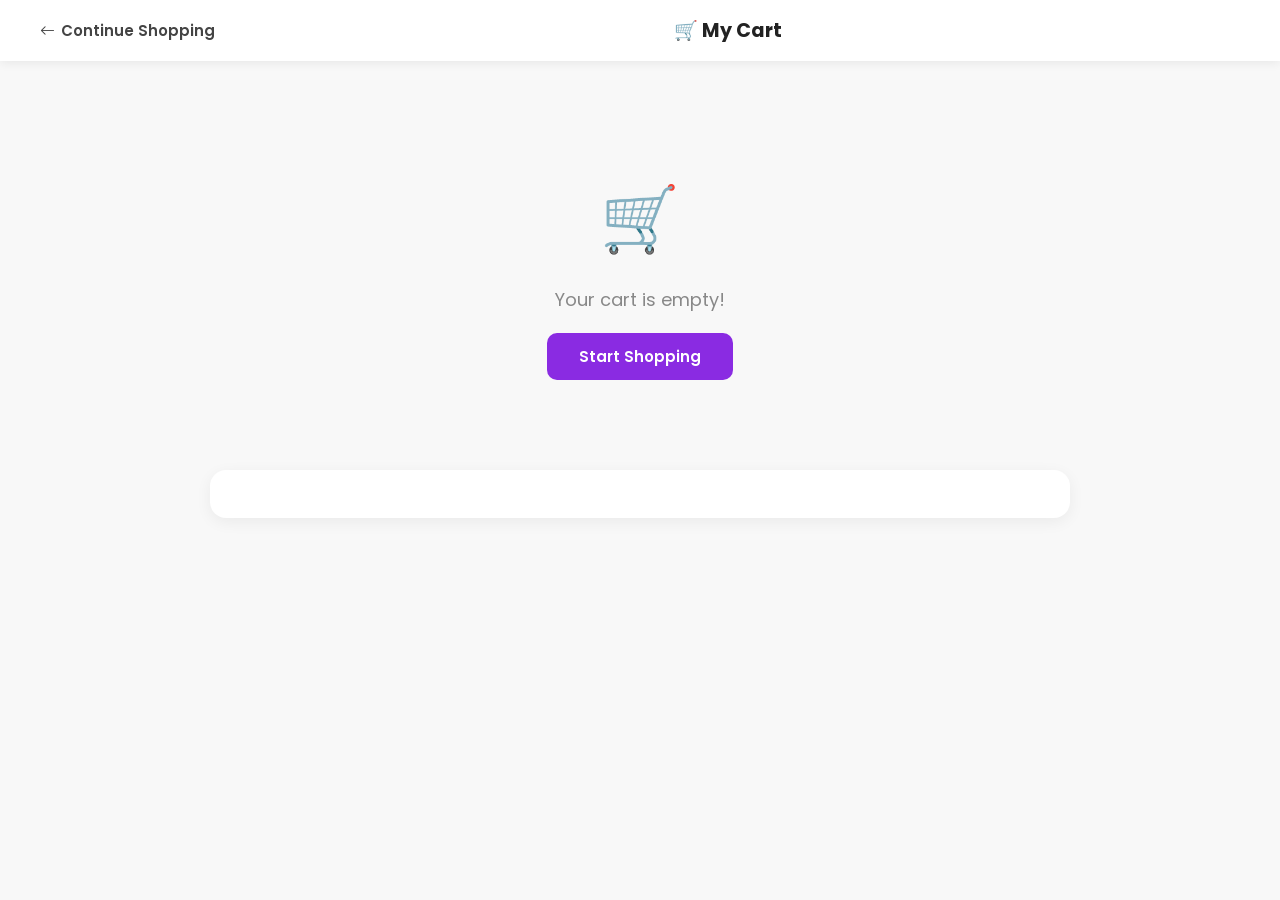
<file: Cart/Cart.html>
<!DOCTYPE html>
<html lang="en">
<head>
    <meta charset="UTF-8">
    <meta name="viewport" content="width=device-width, initial-scale=1.0">
    <title>GoCart - My Cart</title>
    <link rel="stylesheet" href="./Cart.css">
    <link rel="stylesheet" href="https://cdn.jsdelivr.net/npm/bootstrap-icons@1.13.1/font/bootstrap-icons.min.css">
</head>
<body>

    <nav class="cart-nav">
        <a href="../Home/Home.html" class="back-btn">
            <i class="bi bi-arrow-left"></i> Continue Shopping
        </a>
        <h2>🛒 My Cart</h2>
        <div></div>
    </nav>

    <div id="cartcontainer">
        <div id="cartContent"></div>
        <div id="totalSection"></div>
    </div>

    <script src="./Cart.js"></script>
</body>
</html>
</file>
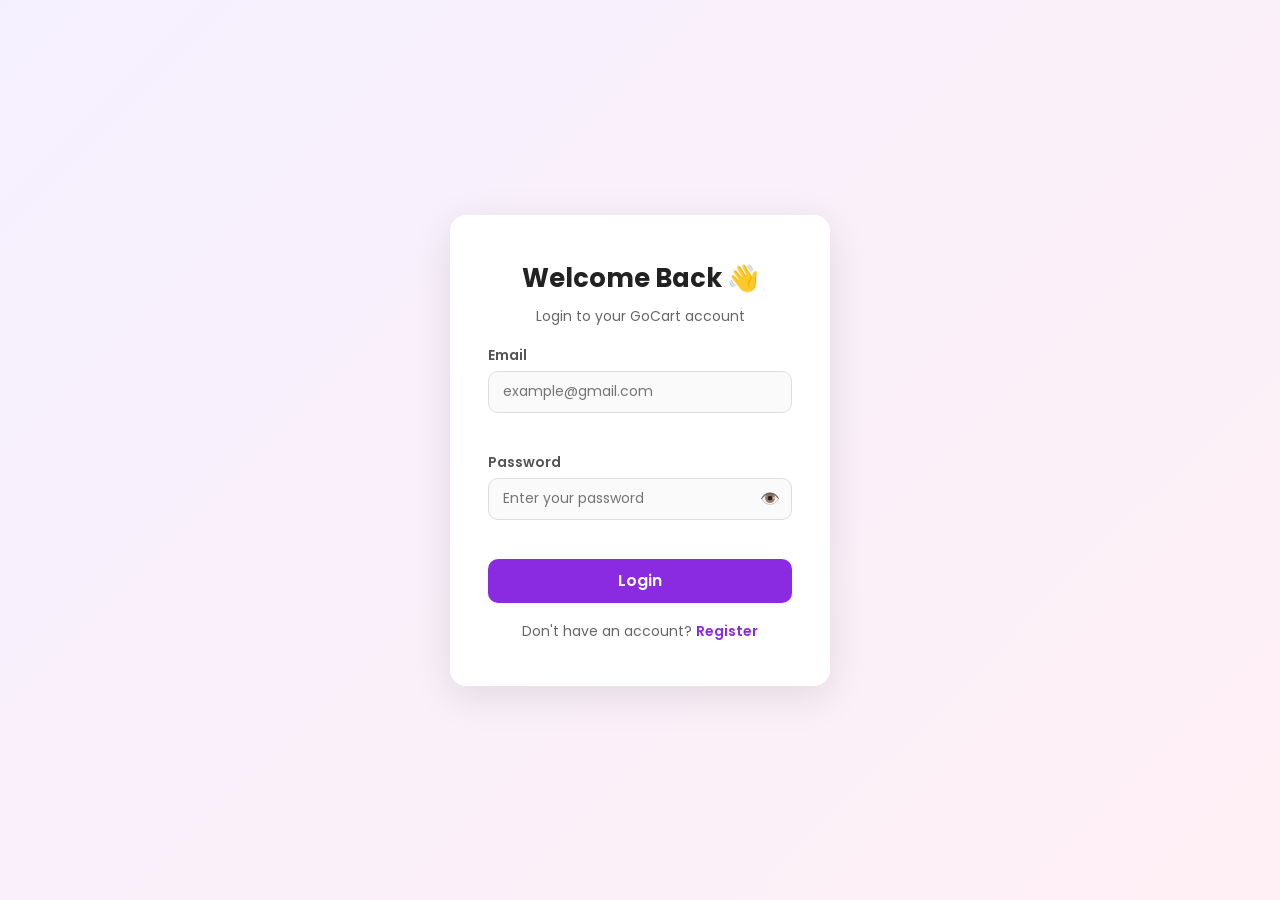
<file: Home/Home.html>
<!DOCTYPE html>
<html lang="en">
<head>
    <meta charset="UTF-8">
    <meta name="viewport" content="width=device-width, initial-scale=1.0">
    <title>GoCart</title>
    <link rel="stylesheet" href="./Home.css">
    <link rel="stylesheet" href="https://cdn.jsdelivr.net/npm/bootstrap-icons@1.13.1/font/bootstrap-icons.min.css">
</head>
<body>

    <!-- Mobile Menu Overlay -->
    <div id="mobileOverlay"></div>

    <nav>
        <div id="logo">
            <h1>GoCart</h1>
        </div>

        <div id="navigation_Option">
            <div><a href="" class="underLine">Home</a></div>
            <div><a href="" class="underLine">About</a></div>
        </div>

        <div id="search_box">
            <input type="text" id="searchbar" placeholder="Search products...">
            <div id="search_logo">
               <i class="bi bi-search"></i>
            </div>
        </div>

        <div id="nav_right">
            <div id="cart">
                <a href="../Cart/Cart.html">
                    <i class="bi bi-cart4"></i>
                    <span id="cartCount">0</span>
                </a>
            </div>
            <div id="userMenu">
                <i class="bi bi-person-circle" id="userIcon"></i>
                <div id="userDropdown">
                    <p id="userName"></p>
                    <hr/>
                    <button onclick="logout()"><i class="bi bi-box-arrow-right"></i> Logout</button>
                </div>
            </div>
        </div>

        <!-- Hamburger Button -->
        <button id="hamburgerBtn" aria-label="Toggle menu">
            <span></span>
            <span></span>
            <span></span>
        </button>
    </nav>

    <!-- Mobile Slide-in Menu -->
    <div id="mobileMenu">
        <button id="closeMenu" aria-label="Close menu">
            <i class="bi bi-x-lg"></i>
        </button>
        <div id="mobileMenuContent">
            <a href="" onclick="closeMobileMenu()">🏠 Home</a>
            <a href="" onclick="closeMobileMenu()">ℹ️ About</a>
            <a href="../Cart/Cart.html">🛒 Cart <span id="mobileCartCount">0</span></a>
            <hr/>
            <div id="mobileUser">
                <p id="mobileUserName"></p>
            </div>
            <button id="mobileLogout" onclick="logout()"><i class="bi bi-box-arrow-right"></i> Logout</button>
        </div>
    </div>

    <div id="productContainer"></div>

    <script src="./Home.js"></script>
</body>
</html>
</file>
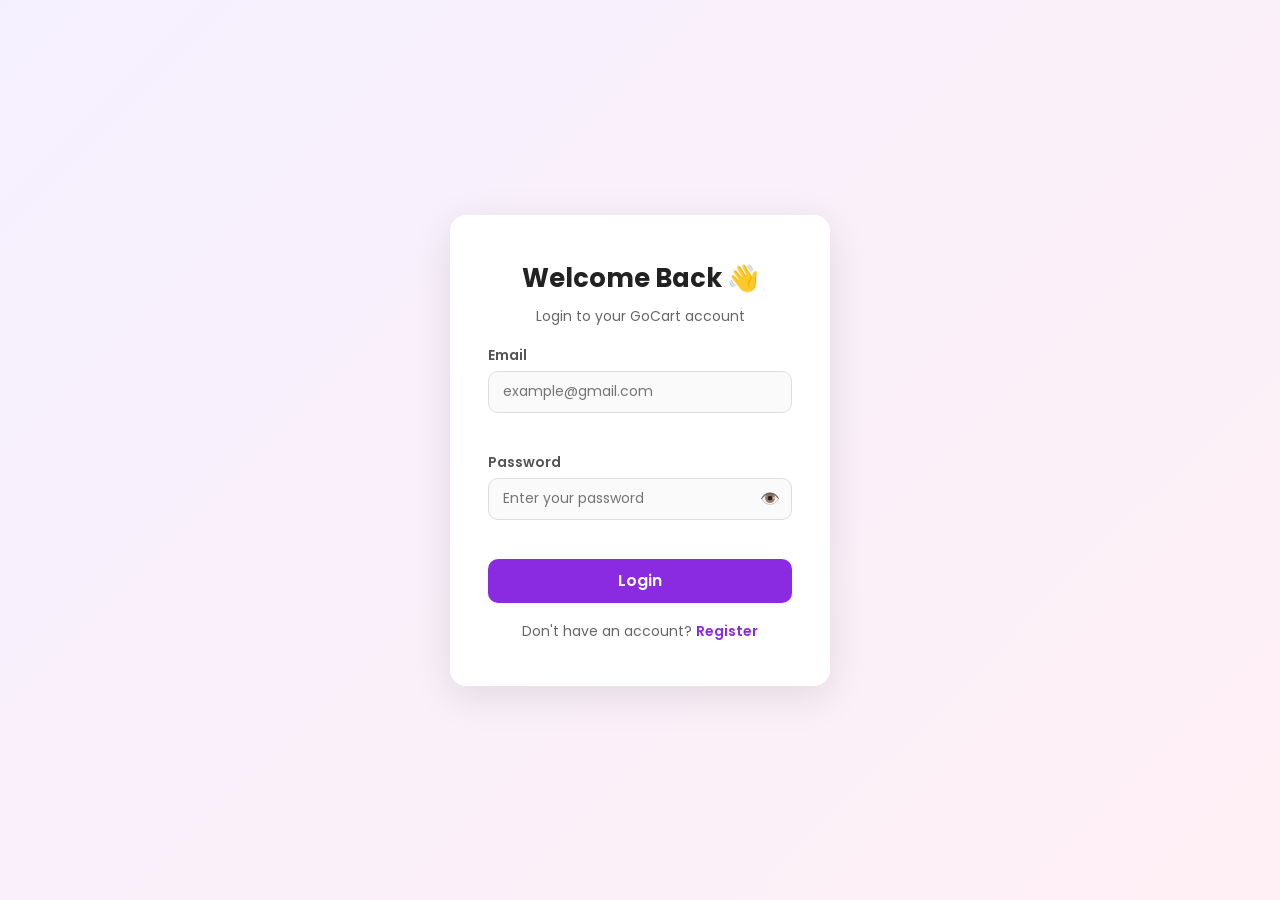
<file: Login/Login.html>
<!DOCTYPE html>
<html lang="en">
<head>
    <meta charset="UTF-8">
    <meta name="viewport" content="width=device-width, initial-scale=1.0">
    <title>GoCart - Login</title>
    <link rel="stylesheet" href="./Login.css">
</head>
<body>
    <div id="loginPage">
        <form id="loginContainer">
            <h1>Welcome Back 👋</h1>
            <p class="subtitle">Login to your GoCart account</p>

            <div id="mail1">
                <label for="email">Email</label>
                <input type="email" placeholder="example@gmail.com" id="email">
                <small id="errorEmail" class="error"></small>
            </div>

            <div id="pass">
                <label for="password">Password</label>
                <div class="input-wrap">
                    <input type="password" id="password" placeholder="Enter your password">
                    <span class="toggle-pass" onclick="togglePass()">👁️</span>
                </div>
                <small id="errorPassword" class="error"></small>
            </div>

            <button type="submit">Login</button>

            <p>Don't have an account? <a href="../Registration/Registration.html">Register</a></p>
        </form>
    </div>

    <script src="./Login.js"></script>
</body>
</html>
</file>
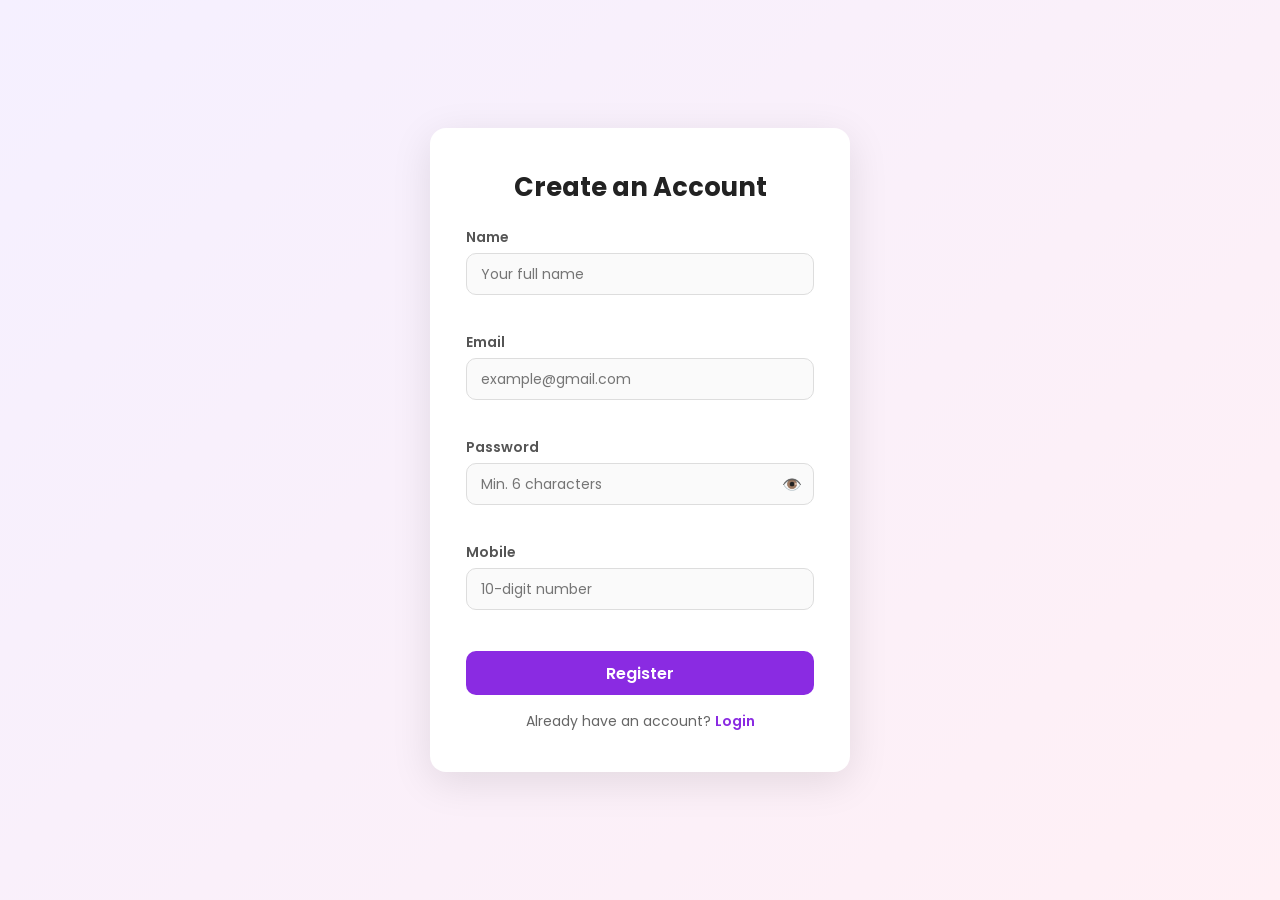
<file: Registration/Registration.html>
<!DOCTYPE html>
<html lang="en">
<head>
    <meta charset="UTF-8">
    <meta name="viewport" content="width=device-width, initial-scale=1.0">
    <title>GoCart - Register</title>
    <link rel="stylesheet" href="./Registration.css">
</head>
<body>
    <div id="registration">
        <form id="formContainer">
            <h2>Create an Account</h2>

            <div class="form">
                <label for="name">Name</label>
                <input type="text" placeholder="Your full name" id="name">
                <small id="errorName" class="error"></small>
            </div>

            <div class="form">
                <label for="email">Email</label>
                <input type="email" placeholder="example@gmail.com" id="email">
                <small id="errorMail" class="error"></small>
            </div>

            <div class="form">
                <label for="password">Password</label>
                <div class="input-wrap">
                    <input type="password" id="password" placeholder="Min. 6 characters">
                    <span class="toggle-pass" onclick="togglePass('password', this)">👁️</span>
                </div>
                <small id="errorPass" class="error"></small>
            </div>

            <div class="form">
                <label for="mobile">Mobile</label>
                <input type="tel" id="mobile" placeholder="10-digit number">
                <small id="errorMobile" class="error"></small>
            </div>

            <div class="form">
                <button type="submit">Register</button>
            </div>

            <p>Already have an account? <a href="../Login/Login.html">Login</a></p>
        </form>
    </div>

    <script src="./Registration.js"></script>
</body>
</html>
</file>
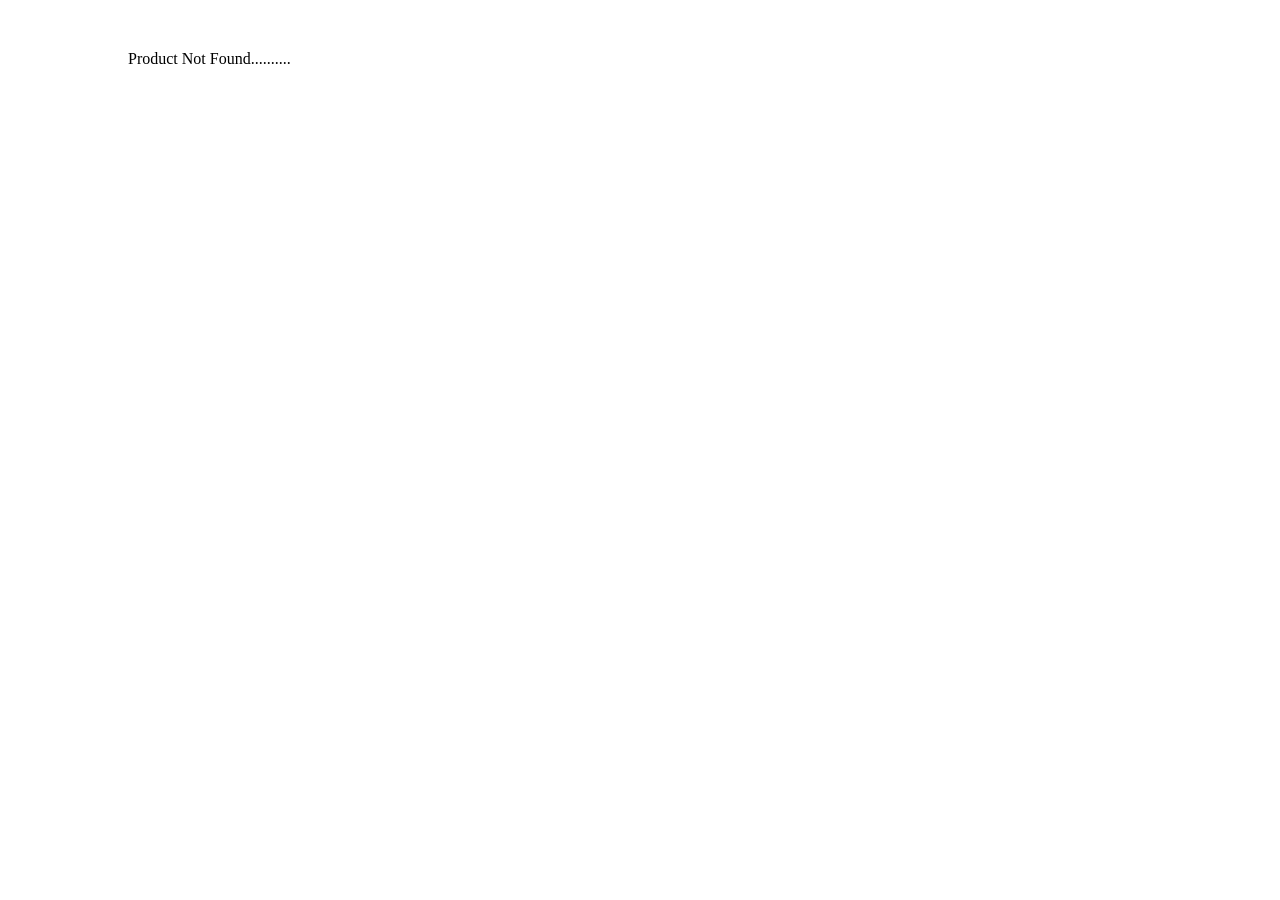
<file: ViewDetails/viewDetails.html>
<!DOCTYPE html>
<html lang="en">
<head>
    <meta charset="UTF-8">
    <meta name="viewport" content="width=device-width, initial-scale=1.0">
    <title>ViewDetails</title>
    <link rel="stylesheet" href="./viewDetails.css">
</head>
<body>
    
    <div id="productDetails">
        
    </div>

    <script src="./viewDetails.js"></script>
</body>
</html>
</file>
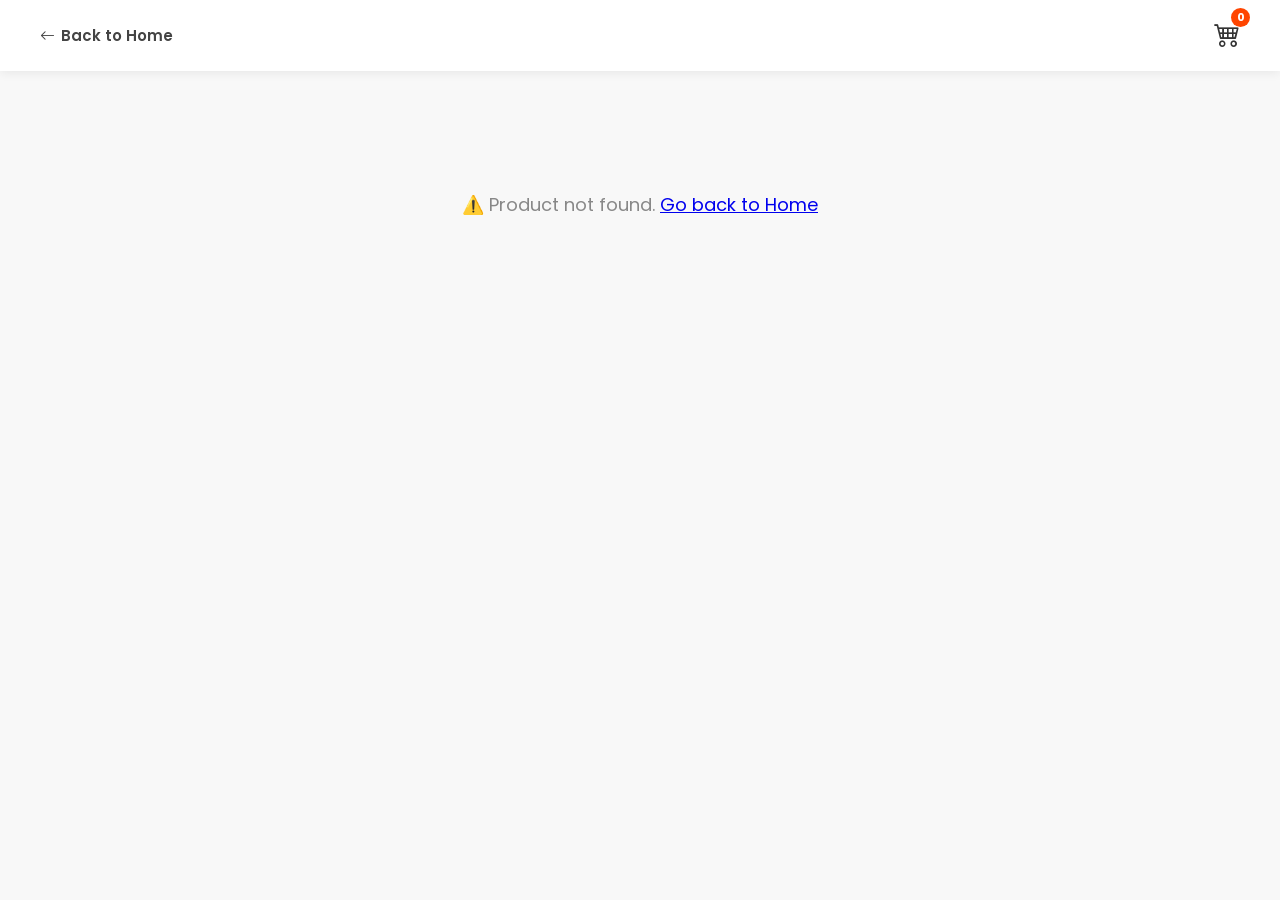
<file: ViewDetails/ViewDetails.html>
<!DOCTYPE html>
<html lang="en">
<head>
    <meta charset="UTF-8">
    <meta name="viewport" content="width=device-width, initial-scale=1.0">
    <title>GoCart - Product Details</title>
    <link rel="stylesheet" href="./ViewDetails.css">
    <link rel="stylesheet" href="https://cdn.jsdelivr.net/npm/bootstrap-icons@1.13.1/font/bootstrap-icons.min.css">
</head>
<body>

    <nav class="detail-nav">
        <a href="../Home/Home.html" class="back-btn">
            <i class="bi bi-arrow-left"></i> Back to Home
        </a>
        <a href="../Cart/Cart.html" class="cart-btn">
            <i class="bi bi-cart4"></i>
            <span id="cartCount">0</span>
        </a>
    </nav>

    <div id="productDetails"></div>

    <script src="./ViewDetails.js"></script>
</body>
</html>
</file>
<file: Cart/Cart.css>
@import url('https://fonts.googleapis.com/css2?family=Poppins:wght@400;600;700&display=swap');

* {
    margin: 0;
    padding: 0;
    box-sizing: border-box;
    font-family: 'Poppins', sans-serif;
}

body {
    background: #f8f8f8;
    min-height: 100vh;
}

/* ─── TOP NAV ──────────────────────────────────────────── */
.cart-nav {
    display: flex;
    justify-content: space-between;
    align-items: center;
    padding: 16px 40px;
    background: white;
    box-shadow: 0 2px 10px rgba(0,0,0,0.07);
    position: sticky;
    top: 0;
    z-index: 10;
}

.back-btn {
    text-decoration: none;
    color: #444;
    font-weight: 600;
    font-size: 15px;
    display: flex;
    align-items: center;
    gap: 6px;
    transition: color 0.2s;
}

.back-btn:hover {
    color: blueviolet;
}

.cart-nav h2 {
    font-size: 1.2rem;
    color: #222;
}

/* ─── MAIN CONTAINER ─────────────────────────────────────── */
#cartcontainer {
    max-width: 900px;
    margin: 0 auto;
    padding: 30px 20px 80px;
}

/* ─── EMPTY STATE ─────────────────────────────────────────── */
#empty {
    display: flex;
    flex-direction: column;
    align-items: center;
    justify-content: center;
    padding: 80px 20px;
    gap: 20px;
    text-align: center;
}

#empty .empty-icon {
    font-size: 64px;
}

#empty p {
    font-size: 18px;
    color: #888;
}

#empty .shop-btn {
    padding: 12px 32px;
    background: blueviolet;
    color: white;
    border: none;
    border-radius: 10px;
    font-size: 15px;
    font-weight: 600;
    cursor: pointer;
    text-decoration: none;
    transition: background 0.2s;
}

#empty .shop-btn:hover {
    background: #5a00b5;
}

/* ─── PRODUCT CARD ───────────────────────────────────────── */
.prod-info {
    display: flex;
    align-items: center;
    gap: 20px;
    background: white;
    border-radius: 16px;
    padding: 16px 20px;
    margin-bottom: 16px;
    box-shadow: 0 4px 16px rgba(0,0,0,0.06);
    transition: box-shadow 0.2s;
}

.prod-info:hover {
    box-shadow: 0 6px 24px rgba(0,0,0,0.1);
}

.prod-img {
    width: 110px;
    min-width: 110px;
    height: 110px;
    background: #f5f5f5;
    border-radius: 12px;
    display: flex;
    align-items: center;
    justify-content: center;
    overflow: hidden;
}

.prod-img img {
    width: 100%;
    height: 100%;
    object-fit: contain;
}

.prod-details {
    flex: 1;
    display: flex;
    flex-direction: column;
    gap: 6px;
}

.prod-details h3 {
    font-size: 15px;
    font-weight: 700;
    color: #222;
}

.prod-details .category {
    font-size: 13px;
    color: #999;
}

.prod-details .item-price {
    font-size: 17px;
    font-weight: 700;
    color: #e63946;
}

.remove-btn {
    padding: 8px 18px;
    background: #fff0f0;
    color: #e63946;
    border: 1px solid #ffd5d5;
    border-radius: 8px;
    font-size: 13px;
    font-weight: 600;
    cursor: pointer;
    transition: background 0.2s;
    white-space: nowrap;
}

.remove-btn:hover {
    background: #ffe0e0;
}

/* ─── TOTAL SECTION ─────────────────────────────────────── */
#totalSection {
    background: white;
    border-radius: 16px;
    padding: 24px 28px;
    box-shadow: 0 4px 16px rgba(0,0,0,0.06);
    margin-top: 10px;
    display: flex;
    justify-content: space-between;
    align-items: center;
    flex-wrap: wrap;
    gap: 16px;
}

#totalSection h2 {
    font-size: 1.3rem;
    color: #222;
}

#totalSection .checkout-btn {
    padding: 12px 32px;
    background: blueviolet;
    color: white;
    border: none;
    border-radius: 10px;
    font-size: 15px;
    font-weight: 600;
    cursor: pointer;
    transition: background 0.2s, transform 0.1s;
}

#totalSection .checkout-btn:hover {
    background: #5a00b5;
    transform: translateY(-1px);
}

/* ─── RESPONSIVE ─────────────────────────────────────────── */
@media (max-width: 600px) {
    .cart-nav {
        padding: 14px 18px;
    }

    .prod-info {
        flex-direction: column;
        align-items: flex-start;
        gap: 14px;
    }

    .prod-img {
        width: 100%;
        height: 180px;
    }

    .remove-btn {
        align-self: flex-end;
    }

    #totalSection {
        flex-direction: column;
        align-items: flex-start;
    }
}
</file>
<file: Home/Home.css>
@import url('https://fonts.googleapis.com/css2?family=Poppins:wght@400;600;700&display=swap');

* {
    padding: 0;
    margin: 0;
    box-sizing: border-box;
    font-family: 'Poppins', sans-serif;
}

/* ─── NAVBAR ─────────────────────────────────────────── */
nav {
    height: 72px;
    width: 85%;
    margin: 20px auto;
    display: flex;
    align-items: center;
    justify-content: space-between;
    font-size: 18px;
    gap: 15px;
    padding: 0 28px;
    border-radius: 35px;
    border: 1px solid rgba(0,0,0,0.08);
    box-shadow: 0px 4px 20px rgba(0,0,0,0.07);
    background: white;
    position: sticky;
    top: 10px;
    z-index: 100;
    transition: box-shadow 0.3s ease;
}

nav:hover {
    box-shadow: 0px 6px 25px rgba(0,0,0,0.12);
}

/* ─── LOGO ─────────────────────────────────────────── */
#logo h1 {
    font-size: 28px;
    font-weight: 700;
    color: #222;
}

#logo h1::first-letter {
    color: orangered;
}

/* ─── NAV LINKS ─────────────────────────────────────────── */
#navigation_Option {
    display: flex;
    align-items: center;
    gap: 35px;
}

#navigation_Option a {
    text-decoration: none;
    color: rgb(78, 75, 75);
    font-weight: 600;
    position: relative;
    font-size: 16px;
}

.underLine::after {
    content: "";
    position: absolute;
    bottom: -3px;
    left: 0;
    width: 0%;
    height: 3px;
    background-color: blueviolet;
    border-radius: 5px;
    transition: width 0.4s ease;
}

.underLine:hover::after {
    width: 100%;
}

.underLine:hover {
    color: blueviolet;
}

/* ─── SEARCH BOX ─────────────────────────────────────────── */
#search_box {
    width: 280px;
    height: 42px;
    border: 1.5px solid #ddd;
    display: flex;
    border-radius: 25px;
    overflow: hidden;
    transition: box-shadow 0.3s;
}

#search_box input {
    height: 100%;
    width: 100%;
    border: none;
    outline: none;
    padding-left: 18px;
    border-radius: 25px 0 0 25px;
    font-size: 15px;
    background: transparent;
}

#search_box #search_logo {
    height: 42px;
    width: 46px;
    min-width: 46px;
    display: flex;
    align-items: center;
    justify-content: center;
    background-color: blueviolet;
    color: white;
    font-size: 16px;
    cursor: pointer;
    transition: background 0.2s;
}

#search_box #search_logo:hover {
    background-color: #5a00b5;
}

#search_box:focus-within {
    border-color: blueviolet;
    box-shadow: 0 4px 14px rgba(138, 43, 226, 0.2);
}

/* ─── RIGHT SIDE: CART + USER ─────────────────────────────────────────── */
#nav_right {
    display: flex;
    align-items: center;
    gap: 20px;
}

/* ─── CART ─────────────────────────────────────────── */
#cart a {
    text-decoration: none;
    color: #333;
    font-size: 26px;
    position: relative;
    display: flex;
    align-items: center;
    transition: color 0.2s;
}

#cart a:hover {
    color: blueviolet;
}

#cartCount {
    position: absolute;
    top: -8px;
    right: -10px;
    background: orangered;
    color: white;
    font-size: 11px;
    font-weight: 700;
    height: 19px;
    width: 19px;
    border-radius: 50%;
    display: flex;
    align-items: center;
    justify-content: center;
}

/* ─── USER MENU ─────────────────────────────────────────── */
#userMenu {
    position: relative;
    cursor: pointer;
}

#userIcon {
    font-size: 26px;
    color: #444;
    transition: color 0.2s;
}

#userIcon:hover {
    color: blueviolet;
}

#userDropdown {
    display: none;
    position: absolute;
    right: 0;
    top: 40px;
    background: white;
    border: 1px solid #eee;
    border-radius: 12px;
    box-shadow: 0 8px 24px rgba(0,0,0,0.12);
    padding: 14px 18px;
    min-width: 170px;
    z-index: 200;
}

#userMenu:hover #userDropdown {
    display: block;
}

#userDropdown p {
    font-size: 13px;
    font-weight: 600;
    color: #555;
    margin-bottom: 10px;
}

#userDropdown hr {
    border: none;
    border-top: 1px solid #eee;
    margin-bottom: 10px;
}

#userDropdown button {
    width: 100%;
    padding: 8px 12px;
    background: #fff0f0;
    color: red;
    border: 1px solid #ffd5d5;
    border-radius: 8px;
    font-size: 13px;
    font-weight: 600;
    cursor: pointer;
    transition: background 0.2s;
    display: flex;
    align-items: center;
    gap: 6px;
}

#userDropdown button:hover {
    background: #ffe0e0;
}

/* ─── HAMBURGER BUTTON ─────────────────────────────────────────── */
#hamburgerBtn {
    display: none;
    flex-direction: column;
    justify-content: center;
    gap: 5px;
    background: none;
    border: none;
    cursor: pointer;
    padding: 6px;
    border-radius: 8px;
    transition: background 0.2s;
    z-index: 300;
}

#hamburgerBtn:hover {
    background: #f0f0f0;
}

#hamburgerBtn span {
    display: block;
    width: 26px;
    height: 3px;
    background: #333;
    border-radius: 3px;
    transition: all 0.35s cubic-bezier(0.23, 1, 0.32, 1);
    transform-origin: center;
}

/* Animated X when active */
#hamburgerBtn.active span:nth-child(1) {
    transform: translateY(8px) rotate(45deg);
}

#hamburgerBtn.active span:nth-child(2) {
    opacity: 0;
    transform: scaleX(0);
}

#hamburgerBtn.active span:nth-child(3) {
    transform: translateY(-8px) rotate(-45deg);
}

/* ─── MOBILE OVERLAY ─────────────────────────────────────────── */
#mobileOverlay {
    display: none;
    position: fixed;
    inset: 0;
    background: rgba(0,0,0,0.4);
    z-index: 150;
    backdrop-filter: blur(2px);
    animation: fadeIn 0.3s ease;
}

#mobileOverlay.active {
    display: block;
}

@keyframes fadeIn {
    from { opacity: 0; }
    to { opacity: 1; }
}

/* ─── MOBILE SLIDE-IN MENU ─────────────────────────────────────────── */
#mobileMenu {
    display: none;
    position: fixed;
    top: 0;
    right: -320px;
    width: 300px;
    height: 100vh;
    background: white;
    z-index: 200;
    padding: 30px 24px;
    box-shadow: -8px 0 30px rgba(0,0,0,0.15);
    transition: right 0.4s cubic-bezier(0.23, 1, 0.32, 1);
    flex-direction: column;
}

#mobileMenu.open {
    right: 0;
}

#closeMenu {
    position: absolute;
    top: 18px;
    right: 18px;
    background: #f5f5f5;
    border: none;
    width: 36px;
    height: 36px;
    border-radius: 50%;
    display: flex;
    align-items: center;
    justify-content: center;
    font-size: 16px;
    cursor: pointer;
    color: #555;
    transition: background 0.2s;
}

#closeMenu:hover {
    background: #ffe0e0;
    color: red;
}

#mobileMenuContent {
    margin-top: 50px;
    display: flex;
    flex-direction: column;
    gap: 6px;
}

#mobileMenuContent a {
    text-decoration: none;
    color: #333;
    font-size: 17px;
    font-weight: 600;
    padding: 13px 16px;
    border-radius: 12px;
    transition: background 0.2s, color 0.2s;
    display: flex;
    align-items: center;
    gap: 10px;
}

#mobileMenuContent a:hover {
    background: #f3eeff;
    color: blueviolet;
}

#mobileMenuContent hr {
    border: none;
    border-top: 1px solid #eee;
    margin: 10px 0;
}

#mobileUser p {
    font-size: 13px;
    color: #888;
    padding: 0 6px;
    margin-bottom: 6px;
    font-weight: 600;
}

#mobileLogout {
    width: 100%;
    padding: 12px 16px;
    background: #fff0f0;
    color: red;
    border: 1px solid #ffd5d5;
    border-radius: 12px;
    font-size: 15px;
    font-weight: 600;
    cursor: pointer;
    text-align: left;
    display: flex;
    align-items: center;
    gap: 10px;
    margin-top: 6px;
    transition: background 0.2s;
}

#mobileLogout:hover {
    background: #ffe0e0;
}

/* ─── PRODUCT GRID ─────────────────────────────────────────── */
#productContainer {
    display: flex;
    justify-content: center;
    flex-wrap: wrap;
    gap: 20px;
    padding: 30px 40px;
}

.product-card {
    height: 430px;
    width: 280px;
    background-color: white;
    border-radius: 16px;
    box-shadow: 0 4px 16px rgba(0,0,0,0.08);
    position: relative;
    overflow: hidden;
    transition: transform 0.3s ease, box-shadow 0.3s ease;
    cursor: pointer;
}

.product-card:hover {
    transform: translateY(-6px);
    box-shadow: 0 10px 30px rgba(0,0,0,0.14);
}

.product-card .image-wrap {
    height: 220px;
    width: 100%;
    overflow: hidden;
    background: #f9f9f9;
    display: flex;
    align-items: center;
    justify-content: center;
}

.product-card img {
    height: 200px;
    width: 200px;
    object-fit: contain;
    transition: transform 0.4s ease;
}

.product-card:hover img {
    transform: scale(1.08);
}

.product-card h3 {
    padding: 10px 14px 4px;
    font-size: 15px;
    font-weight: 600;
    color: #222;
    white-space: nowrap;
    overflow: hidden;
    text-overflow: ellipsis;
}

.product-card .price {
    padding: 2px 14px;
    font-size: 16px;
    font-weight: 700;
    color: #e63946;
}

.product-card .meta {
    display: flex;
    justify-content: space-between;
    align-items: center;
    padding: 6px 14px;
}

.product-card .rating {
    background: #d4edda;
    color: #155724;
    padding: 3px 10px;
    border-radius: 20px;
    font-size: 12px;
    font-weight: 600;
}

.product-card .stock {
    font-size: 12px;
    color: #888;
}

.product-card button {
    position: absolute;
    bottom: 14px;
    right: 14px;
    background: blueviolet;
    color: white;
    padding: 8px 16px;
    border-radius: 20px;
    border: none;
    font-size: 13px;
    font-weight: 600;
    cursor: pointer;
    transition: background 0.2s, transform 0.1s;
}

.product-card button:hover {
    background: #5a00b5;
    transform: scale(1.04);
}

/* ─── LOADING / EMPTY STATES ─────────────────────────────────────────── */
#loadingMsg {
    width: 100%;
    text-align: center;
    padding: 60px;
    font-size: 18px;
    color: #888;
}

#noResults {
    width: 100%;
    text-align: center;
    padding: 60px;
    font-size: 18px;
    color: #aaa;
}

/* ─── RESPONSIVE ─────────────────────────────────────────── */
@media (max-width: 768px) {
    nav {
        width: 92%;
        padding: 0 18px;
    }

    #navigation_Option,
    #search_box,
    #nav_right {
        display: none;
    }

    #hamburgerBtn {
        display: flex;
    }

    #mobileMenu {
        display: flex;
    }

    #productContainer {
        padding: 20px 16px;
        gap: 14px;
    }

    .product-card {
        width: 160px;
        height: 320px;
    }

    .product-card .image-wrap {
        height: 150px;
    }

    .product-card img {
        height: 130px;
        width: 130px;
    }

    .product-card h3 {
        font-size: 13px;
    }
}
</file>
<file: Login/Login.css>
@import url('https://fonts.googleapis.com/css2?family=Poppins:wght@400;600;700&display=swap');

* {
    margin: 0;
    padding: 0;
    box-sizing: border-box;
    font-family: 'Poppins', sans-serif;
}

body {
    background: linear-gradient(135deg, #f5f0ff 0%, #fff0f5 100%);
    min-height: 100vh;
    display: flex;
    align-items: center;
    justify-content: center;
}

#loginPage {
    width: 380px;
    background: white;
    padding: 44px 38px;
    border-radius: 16px;
    box-shadow: 0 10px 40px rgba(0, 0, 0, 0.1);
}

#loginContainer {
    display: flex;
    flex-direction: column;
    gap: 18px;
}

h1 {
    text-align: center;
    font-size: 1.6rem;
    font-weight: 700;
    color: #222;
}

.subtitle {
    text-align: center;
    font-size: 13px;
    color: #999;
    margin-top: -10px;
}

#mail1,
#pass {
    display: flex;
    flex-direction: column;
    gap: 5px;
}

#mail1 label,
#pass label {
    font-size: 14px;
    font-weight: 600;
    color: #555;
}

#mail1 input,
#pass input {
    width: 100%;
    height: 42px;
    border: 1.5px solid #ddd;
    border-radius: 10px;
    padding: 0 14px;
    font-size: 14px;
    background: #fafafa;
    transition: border 0.2s, box-shadow 0.2s;
}

#mail1 input:focus,
#pass input:focus {
    outline: none;
    border-color: blueviolet;
    box-shadow: 0 0 0 3px rgba(138, 43, 226, 0.1);
    background: white;
}

/* Password toggle */
.input-wrap {
    position: relative;
    display: flex;
    align-items: center;
}

.input-wrap input {
    padding-right: 42px;
}

.toggle-pass {
    position: absolute;
    right: 12px;
    cursor: pointer;
    font-size: 16px;
    user-select: none;
}

button[type="submit"] {
    height: 44px;
    width: 100%;
    margin: 0;
    font-size: 1rem;
    font-weight: 600;
    background-color: blueviolet;
    color: white;
    border-radius: 10px;
    border: none;
    cursor: pointer;
    transition: background 0.2s, transform 0.1s;
}

button[type="submit"]:hover {
    background-color: #5a00b5;
    transform: translateY(-1px);
}

button[type="submit"]:active {
    transform: translateY(0);
}

#loginContainer > p {
    text-align: center;
    font-size: 14px;
    color: #666;
}

#loginContainer a {
    color: blueviolet;
    text-decoration: none;
    font-weight: 600;
}

#loginContainer a:hover {
    text-decoration: underline;
}

.error {
    color: #e63946;
    font-size: 12px;
    min-height: 16px;
}

@media (max-width: 480px) {
    #loginPage {
        width: 92%;
        padding: 32px 22px;
    }
}
</file>
<file: Registration/Registration.css>
@import url('https://fonts.googleapis.com/css2?family=Poppins:wght@400;600;700&display=swap');

* {
    margin: 0;
    padding: 0;
    box-sizing: border-box;
    font-family: 'Poppins', sans-serif;
}

body {
    background: linear-gradient(135deg, #f5f0ff 0%, #fff0f5 100%);
    min-height: 100vh;
    display: flex;
    align-items: center;
    justify-content: center;
}

#registration {
    width: 420px;
    background-color: white;
    border-radius: 16px;
    box-shadow: 0 10px 40px rgba(0, 0, 0, 0.1);
    padding: 40px 36px;
}

#registration form {
    display: flex;
    flex-direction: column;
    gap: 16px;
}

#registration form h2 {
    font-size: 1.6rem;
    font-weight: 700;
    color: #222;
    margin-bottom: 4px;
    text-align: center;
}

.form {
    width: 100%;
    display: flex;
    flex-direction: column;
    gap: 5px;
}

.form label {
    font-size: 14px;
    font-weight: 600;
    color: #555;
}

.form input {
    height: 42px;
    border: 1.5px solid #ddd;
    border-radius: 10px;
    padding: 0 14px;
    font-size: 14px;
    background-color: #fafafa;
    transition: border 0.2s, box-shadow 0.2s;
    width: 100%;
}

.form input:focus {
    outline: none;
    border-color: blueviolet;
    box-shadow: 0 0 0 3px rgba(138, 43, 226, 0.1);
    background: white;
}

/* Password toggle wrapper */
.input-wrap {
    position: relative;
    display: flex;
    align-items: center;
}

.input-wrap input {
    padding-right: 42px;
}

.toggle-pass {
    position: absolute;
    right: 12px;
    cursor: pointer;
    font-size: 16px;
    user-select: none;
}

.form button {
    height: 44px;
    width: 100%;
    font-size: 1rem;
    font-weight: 600;
    background-color: blueviolet;
    color: white;
    border-radius: 10px;
    border: none;
    cursor: pointer;
    transition: background 0.2s, transform 0.1s;
    margin-top: 4px;
}

.form button:hover {
    background-color: #5a00b5;
    transform: translateY(-1px);
}

.form button:active {
    transform: translateY(0);
}

#registration form p {
    text-align: center;
    font-size: 14px;
    color: #666;
}

#registration form p a {
    text-decoration: none;
    color: blueviolet;
    font-weight: 600;
}

#registration form p a:hover {
    text-decoration: underline;
}

.error {
    color: #e63946;
    font-size: 12px;
    min-height: 16px;
}

@media (max-width: 480px) {
    #registration {
        width: 92%;
        padding: 30px 22px;
    }
}
</file>
<file: ViewDetails/viewDetails.css>
*{
    margin: 0;
    padding: 0;
    box-sizing: border-box;
}
#productDetails{
    /* border: solid; */
    margin: 50px auto 0px;
    height: 400px;
    width: 80%;
}
#productDetaling{
    padding: 10px;
    margin: auto;
    height: 750px;
    width: 80%;
    background-color: rgba(244, 238, 230, 0.759);
}
#productDetails #first{
     height: 400px;
     width: 80%;
     display: flex;
     justify-content: space-around;
}
#productDetails #first #details{
    /* border: solid; */
    height:100% ;
    width: 50%;
}
#productDetails #first #details .space{
    margin-bottom:20px ;
}
#productDetails #first #details .price{
    color: red;
}
#productDetails #first #details #btn-1{
    padding: 8px 20px;
    border-radius: 8px;
    border: none;
    background-color: rgba(0, 0, 255, 0.955);
    color: white;
    font-size: 12px;
}
#productDetails #first #details #btn-2{
    padding: 8px 20px;
    border-radius: 8px;
    border: none;
    background-color: rgba(255, 0, 0, 0.878);
    color: white;
    font-size: 12px;
}
.review{
    display: flex;
    gap: 10px;
    flex-direction: column;
}
</file>
<file: ViewDetails/ViewDetails.css>
@import url('https://fonts.googleapis.com/css2?family=Poppins:wght@400;600;700&display=swap');

* {
    margin: 0;
    padding: 0;
    box-sizing: border-box;
    font-family: 'Poppins', sans-serif;
}

body {
    background: #f8f8f8;
    min-height: 100vh;
}

/* ─── TOP NAV ─────────────────────────────────────────── */
.detail-nav {
    display: flex;
    justify-content: space-between;
    align-items: center;
    padding: 16px 40px;
    background: white;
    box-shadow: 0 2px 10px rgba(0,0,0,0.07);
    position: sticky;
    top: 0;
    z-index: 10;
}

.back-btn {
    text-decoration: none;
    color: #444;
    font-weight: 600;
    font-size: 15px;
    display: flex;
    align-items: center;
    gap: 6px;
    transition: color 0.2s;
}

.back-btn:hover {
    color: blueviolet;
}

.cart-btn {
    text-decoration: none;
    color: #333;
    font-size: 26px;
    position: relative;
    transition: color 0.2s;
}

.cart-btn:hover {
    color: blueviolet;
}

#cartCount {
    position: absolute;
    top: -8px;
    right: -10px;
    background: orangered;
    color: white;
    font-size: 11px;
    font-weight: 700;
    height: 19px;
    width: 19px;
    border-radius: 50%;
    display: flex;
    align-items: center;
    justify-content: center;
}

/* ─── PRODUCT DETAIL WRAPPER ─────────────────────────────── */
#productDetails {
    max-width: 1000px;
    margin: 40px auto;
    padding: 0 20px 60px;
}

/* ─── PRODUCT CARD ─────────────────────────────────────── */
#productDetaling {
    background: white;
    border-radius: 20px;
    box-shadow: 0 6px 30px rgba(0,0,0,0.08);
    overflow: hidden;
}

/* ─── TOP SECTION: IMAGE + INFO ──────────────────────────── */
#first {
    display: flex;
    gap: 40px;
    padding: 40px;
    align-items: flex-start;
}

#image {
    width: 340px;
    min-width: 340px;
    height: 340px;
    background: #f3f3f3;
    border-radius: 16px;
    display: flex;
    align-items: center;
    justify-content: center;
    overflow: hidden;
}

#image img {
    width: 100%;
    height: 100%;
    object-fit: contain;
    transition: transform 0.4s ease;
}

#image:hover img {
    transform: scale(1.06);
}

/* ─── DETAILS SECTION ──────────────────────────────────── */
#details {
    flex: 1;
    display: flex;
    flex-direction: column;
    gap: 14px;
}

#details h1 {
    font-size: 1.5rem;
    color: #111;
    line-height: 1.3;
}

#details .meta-row {
    display: flex;
    gap: 10px;
    flex-wrap: wrap;
}

#details .badge {
    background: #f3eeff;
    color: blueviolet;
    padding: 4px 12px;
    border-radius: 20px;
    font-size: 13px;
    font-weight: 600;
}

#details .description {
    font-size: 14px;
    color: #666;
    line-height: 1.6;
}

#details .price {
    font-size: 1.6rem;
    font-weight: 700;
    color: #e63946;
}

#details .rating-row {
    font-size: 14px;
    color: #555;
}

/* ─── BUTTONS ───────────────────────────────────────────── */
.action-btns {
    display: flex;
    gap: 12px;
    margin-top: 6px;
    flex-wrap: wrap;
}

#btn-1 {
    padding: 12px 28px;
    border-radius: 10px;
    border: none;
    background-color: blueviolet;
    color: white;
    font-size: 15px;
    font-weight: 600;
    cursor: pointer;
    transition: background 0.2s, transform 0.1s;
}

#btn-1:hover {
    background-color: #5a00b5;
    transform: translateY(-1px);
}

#btn-1.added {
    background-color: #28a745;
}

/* ─── REVIEWS SECTION ───────────────────────────────────── */
#second {
    border-top: 1px solid #eee;
    padding: 30px 40px 40px;
}

#second h2 {
    font-size: 1.2rem;
    color: #333;
    margin-bottom: 20px;
}

.review {
    display: flex;
    flex-direction: column;
    gap: 6px;
    padding: 16px 0;
    border-bottom: 1px solid #f0f0f0;
}

.review:last-child {
    border-bottom: none;
}

.review .stars {
    font-size: 18px;
}

.review .comment {
    font-size: 14px;
    color: #444;
    line-height: 1.5;
}

.review .reviewer {
    font-size: 12px;
    color: #aaa;
}

/* ─── ERROR/NOT FOUND ───────────────────────────────────── */
.not-found {
    text-align: center;
    padding: 80px 20px;
    font-size: 18px;
    color: #888;
}

/* ─── RESPONSIVE ─────────────────────────────────────────── */
@media (max-width: 700px) {
    #first {
        flex-direction: column;
        padding: 24px;
        gap: 24px;
    }

    #image {
        width: 100%;
        min-width: unset;
        height: 260px;
    }

    .detail-nav {
        padding: 14px 20px;
    }

    #second {
        padding: 24px;
    }
}
</file>
